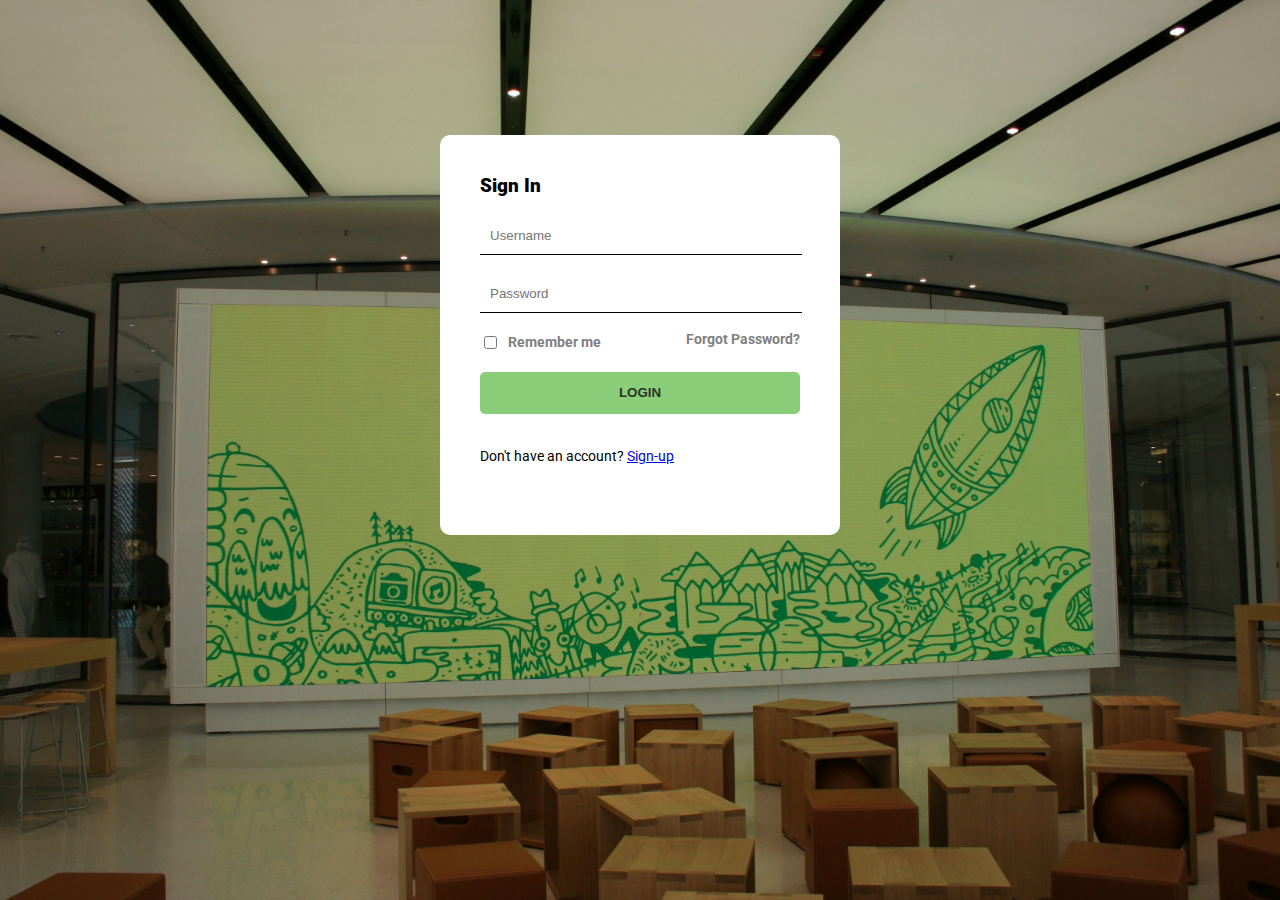
<file: index.html>
<!DOCTYPE html>
<html lang="en">
  <head>
    <meta charset="UTF-8" />
    <meta http-equiv="X-UA-Compatible" content="IE=edge" />
    <meta name="viewport" content="width=device-width, initial-scale=1.0" />
    <title>Login Page</title>
    <link rel="stylesheet" href="stylesheet.css" />
    <link rel="preconnect" href="https://fonts.gstatic.com" />
    <link
      href="https://fonts.googleapis.com/css2?family=Roboto:wght@300&display=swap"
      rel="stylesheet"
    />
  </head>
  <body>
    <div class="wrapper">
      <div class="container">
        <div class="content">
          <form action="/login.php" method="POST">
            <h3><b>Sign In</b></h3>
            <input type="text" placeholder="Username" id="username" />
            <input type="password" placeholder="Password" id="password" />
            <input type="checkbox" id="remember-me" />
            <label for="remember-me"><b>Remember me</b></label>
            <a href="a" id="forgot-password"><b>Forgot Password?</b></a>
            <br />
            <br />
            <button type="submit" id="login">LOGIN</button>
            <div id="flex">
              <p>
                Don't have an account?
                <a href="a" id="sign-up">Sign-up</a>
              </p>
            </div>
          </form>
        </div>
      </div>
    </div>
  </body>
</html>
</file>
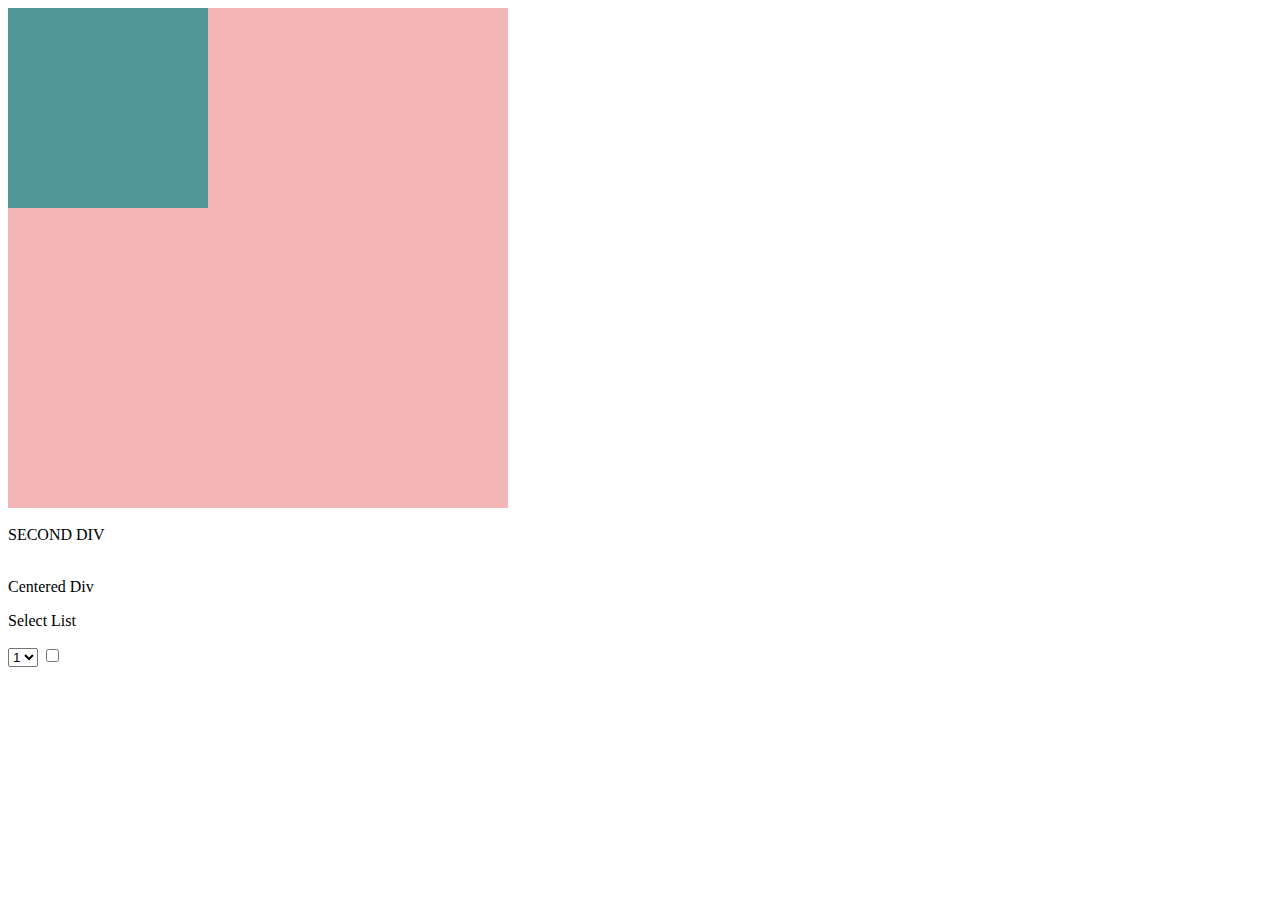
<file: centered.html>
<!DOCTYPE html>
<html lang="en">
  <head>
    <meta charset="UTF-8" />
    <meta http-equiv="X-UA-Compatible" content="IE=edge" />
    <meta name="viewport" content="width=device-width, initial-scale=1.0" />
    <title>HTML</title>
    <style>
      #parent {
        width: 500px;
        height: 500px;
        background-color: rgb(243, 181, 181);
      }
      #child {
        width: 200px;
        height: 200px;
        background-color: rgb(81, 150, 150);
      }
      /*
      .border2 {
        width: 200px;
        height: 200px;
        border-top: blueviolet solid;
        background-image: none;
      }
      .Round-centered {
        color: darkorchid solid;
        height: 100px;
        width: 100px;
        border-radius: 60%;
        border: black solid;
        margin: 0 auto;
      }
      #centered {
        margin-left: 7px;
        margin-top: 35px;
        color: rgb(152, 247, 250);
        outline: darkblue 10px;
      }
      #dropdown {
      }
      */
    </style>
  </head>
  <body>
    <div id="parent">
      <div id="child"></div>
    </div>
    <br />
    <div class="border2">SECOND DIV</div>
    <br />
    <div class="Round-centered">
      <p id="centered">Centered Div</p>
    </div>
    <p>Select List</p>
    <select name="numbers" id="dropdown" aria-placeholder="numbers">
      <option value="1">1</option>
      <option value="2">2</option>
      <option value="3">3</option>
    </select>
    <input type="checkbox" />
  </body>
</html>
</file>
<file: stylesheet.css>
/* This took me 30 mins to figure out: just set 
"body,html" height to 100% :<*/
body,
html {
  height: 100%;
  margin: 0;
  padding: 0;
}
body {
  background-image: linear-gradient(#8ace79, rgb(101, 211, 165));
  font-family: "Roboto", sans-serif;
}

.wrapper {
  width: 100%;
  height: 100%;
  background-image: url(/images/khadeeja-yasser-zD1_YuSBXjE-unsplash.jpg);
  background-size: cover;
  background-position: center center;
  opacity: 1;
}

.container {
  margin: 0 auto;
  width: 400px;
  height: 400px;
  background-color: white;
  background-position: center center;
  border-radius: 10px;
  position: relative;
  top: 15%;
  opacity: 1;
}
.content {
  padding: 10%;
}
h3 {
  margin: 0 0 20px 0;
  text-emphasis-style: bold;
  font-weight: bold;
}

#username,
#password {
  width: 97%;
  padding-left: 10px;
  margin-bottom: 20px;
  border-bottom: 1px solid black;
  line-height: 35px;
  border-top: 0;
  border-left: 0;
  border-right: 0;
}
label {
  padding-left: 4px;
  position: relative;
  bottom: 2px;
  cursor: pointer;
  font-size: 14px;
  color: gray;
  text-decoration: none;
}
#forgot-password {
  float: right;
  position: relative;
  bottom: 2px;
  font-size: 14px;
  text-decoration: none;
  color: #8ace79;
  color: gray;
}

#forgot-password:hover {
  border-bottom: 2px solid rgb(128, 128, 128);
}

#login:hover {
  color: azure;
}

#login {
  width: 100%;
  line-height: 40px;
  background-color: #8ace79;
  border-radius: 5px;
  border-top: 0;
  border-left: 0;
  border-right: 0;
  border-bottom: 0;
  font-weight: bold;
  cursor: pointer;
  color: #283524;
}
#flex {
  display: inline-flex;
  position: relative;
  top: 20px;
  font-size: 14px;
}
#sign-up {
}
</file>
